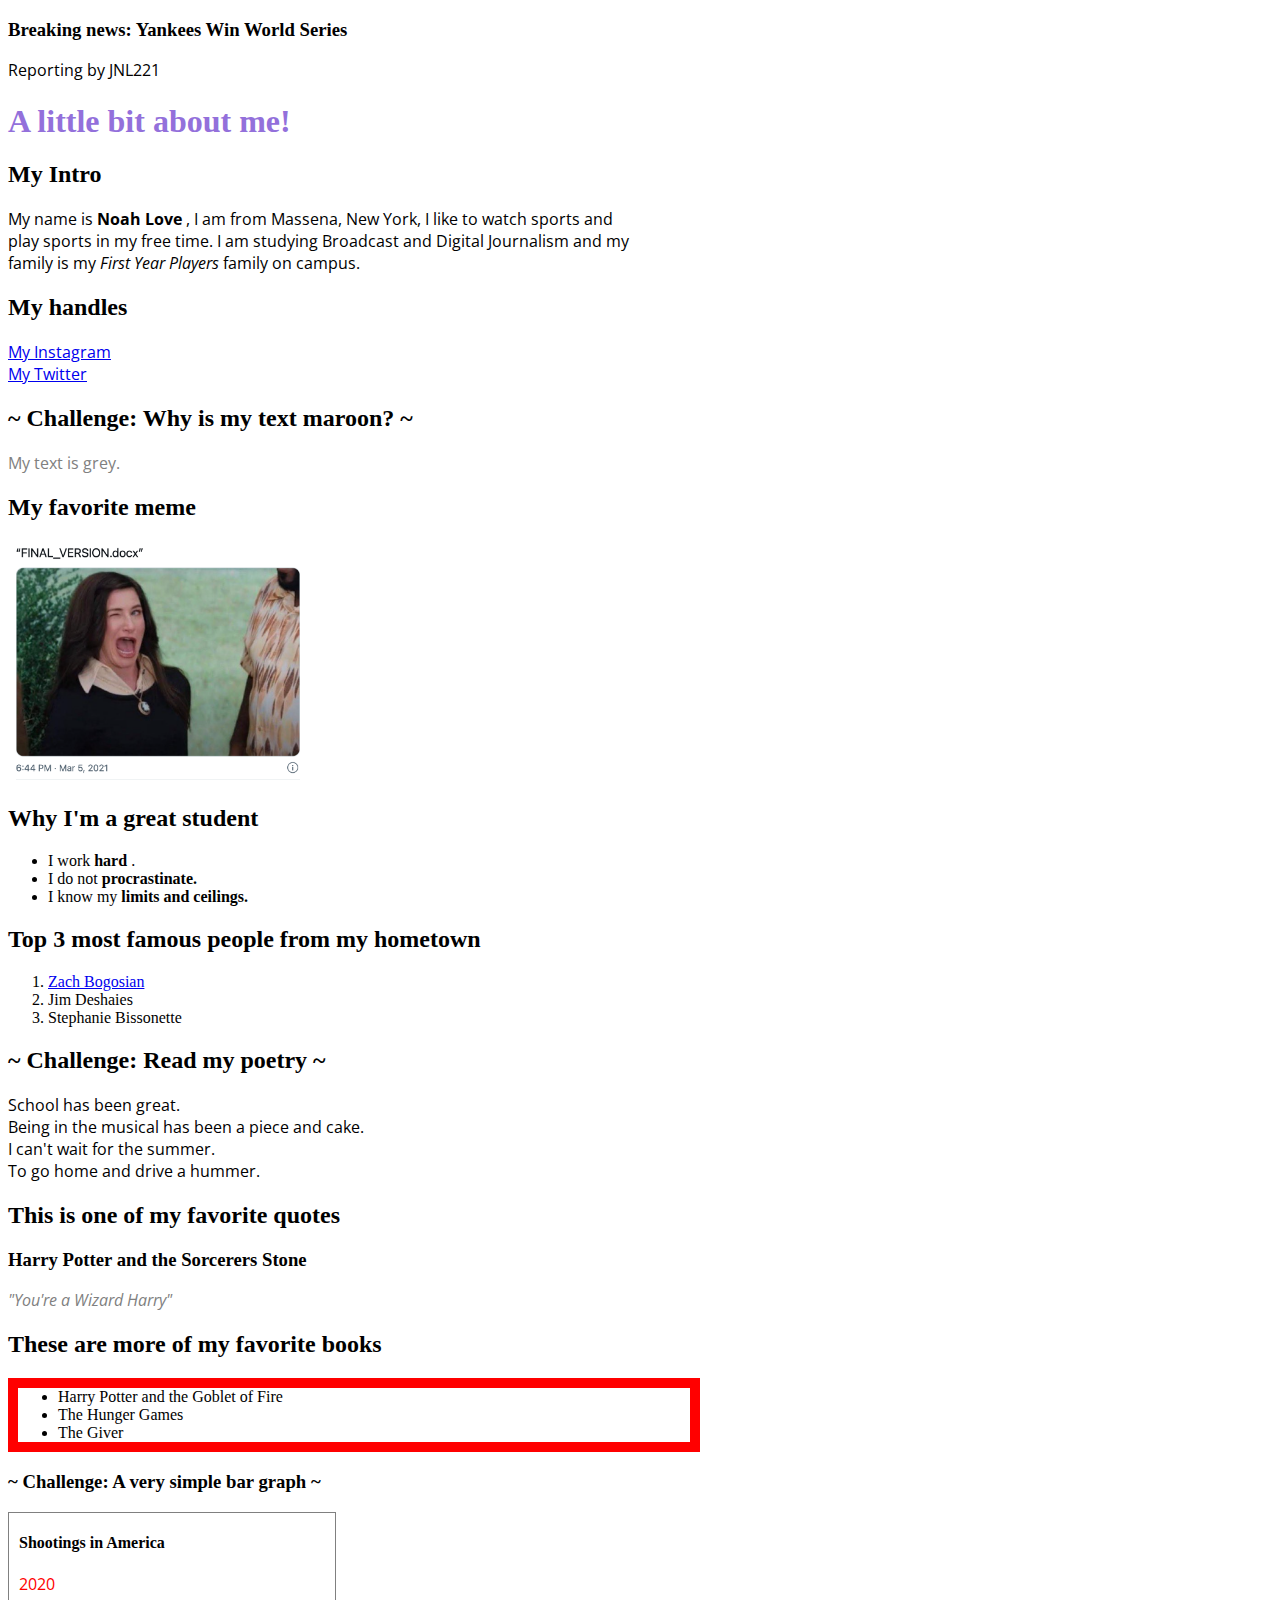
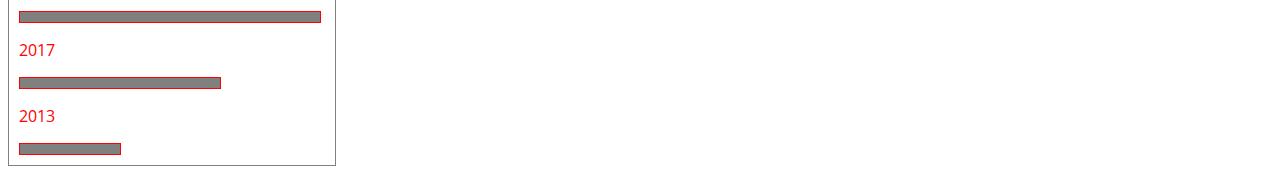
<file: basic.html>
<!-- Complete this worksheet in html and css. Instructions are as comments; you may use reference_sheet.html and the internet to jog your memory on html tags and css. -->

<!DOCTYPE html>
<html>
    <head>
        <meta charset="utf-8">
        <title>Basic HTML</title>
        <link href='https://fonts.googleapis.com/css?family=Open+Sans:300italic,400italic,600italic,400,300,600,700&subset=latin,latin-ext' rel='stylesheet' type='text/css'>
        
        <style>
        
        p {
            color: dark grey;
            font-size: 16px;
            font-family: 'Open Sans', serif;
            width: 50%;
        }
        h1 {
            color: mediumpurple;
        }
        #quote {
            color: grey;
            font-style: italic;
            border: solid lightskyblue 2px;
        }

        #bargraph {
            border: 1px solid gray;
            padding-left: 10px;
            padding-bottom: 10px;
            width: 25%;
        }
        .bar_label {
            color: red;
        }
        #longest {
            width: 300px;
            height: 10px;
            background: gray;
            border: 1px solid red;
        }
        #longer {
            width: 200px;
            height: 10px;
            background: gray;
            border: 1px solid red;
        }
        #long {
            width: 100px;
            height: 10px;
            background: gray;
            border: 1px solid red;

        }

        </style>
    </head>
    
    <body>
        <div class="alert">
            <h3> Breaking news: Yankees Win World Series</h3>
            <p id= "byline"> Reporting by JNL221</p>
        </div>

    <h1 style="color:mediumpurple ;">A little bit about me!</h1>
    
    <h2>My Intro</h2>
       <p> My name is <strong> Noah Love </strong>, I am from Massena, New York, I like to watch sports and play sports in my free time. I am studying Broadcast and Digital Journalism and my family is my <i> First Year Players</i> family on campus.</p>
    <!-- Include: a brief intro to yourself -- where you're from, what you like to do for fun, what you're studying, and who your community or family is. -->
    <!-- Tags to use: <p>, <strong>, <i> -->
    

    <h2>My handles</h2>
       <p> <a href= https://www.instagram.com/noahjlove/ target="_blank"> My Instagram</a> <br>
        <a href= https://twitter.com/NoahLove_18/ target="_blank"> My Twitter</a> </p>

    <!-- Include: at least two handles for your social media accounts -->
    <!-- Tags to use: <p>, <a> -->

    
    <h2> ~ Challenge: Why is my text maroon? ~</h2>
    <!-- Challenge! The text in your p tags is currently maroon. Figure out why and make it dark gray, using a hex code. (Hint: use google to find a hex code for a dark gray) When you're done, change the text in the <p> tag below to "My text is gray." -->

    <p style="color: grey;"> My text is grey.</p>


    <h2>My favorite meme</h2>
       <p> <img src="large_wink.png" width="300px"> </p>
    <!-- Include: "large_wink.png" as an image -->
    <!-- Tags to use: <img> -->
    <!-- Hint! Use 'reference_sheet.html', which you downloaded with this file, to remember how to include an image. -->

    
    <h2>Why I'm a great student</h2>
    <!-- Include: Use 'reference_sheet.html' to figure out how to add an unordered list here -->
       
        <ul>
            <li>I work <strong> hard </strong>.</li>
            <li>I do not <strong> procrastinate. </strong> </li>
            <li>I know my <strong> limits and ceilings.</strong> </li>
        </ul>

    <!-- Tags to use: <ul>, <li>, <strong> -->

    
    <h2>Top 3 most famous people from my hometown</h2>
    <!-- Include: an ordered list -->
    <ol>
        <li> <a href= https://www.nhl.com/player/zach-bogosian-8474567/ target= "_blank"> Zach Bogosian</a>  </li>
        <li>Jim Deshaies</li>
        <li>Stephanie Bissonette</li>
    </ol>

    <!-- Tags to use: <ol>, <li>, <a> -->


    <h2> ~ Challenge: Read my poetry ~</h2>
    <!-- Challenge! Use the internet to figure out what a <br> tag is. Write a short poem about your college experience so far. -->
    <!-- Tags to use: <p> tags for your lines of poetry, and at least two <br> tags -->
        <p> School has been great. <br> Being in the musical has been a piece and cake. <br> I can't wait for the summer. <br> To go home and drive a hummer. 
        </p>
        

    
    <h2>This is one of my favorite quotes</h2>
    <!-- Include: a quote from a book -- quote should be in italics and gray, title of source should be in an <h3> tag -->
    <!-- Tags to use: <h3>, <p> with an id named 'quote' that is styled in the <style> section -->
            <h3> Harry Potter and the Sorcerers Stone</h3>
                <p style="color: grey; font-style: italic;"> "You're a Wizard Harry" </p>
           
       




    <h2>These are more of my favorite books</h2>
    <!-- Include: an unordered list of at least three books, list items should have a border -->
    <!-- Tags to use: <ul>, <li> with classes named 'book' that is styled in the <style> section -->
        <ul style="border: 10px solid red; width: 50%;"> 
            <li> Harry Potter and the Goblet of Fire</li>
            <li> The Hunger Games</li>
            <li> The Giver</li>
        </ul>


    <h3>~ Challenge: A very simple bar graph ~</h3>
    <!-- Challenge! Add CSS styles to '#longer' and '#long' to make the bar graph look like it's ordered from longest to shortest. You may also change the h4 text and the p text to make this simple bar chart reflect real (or fake) data. -->

    <div id="bargraph">
        <h4>Shootings in America</h4>
        <p class="bar_label">2020</p>
        <div id="longest"></div>
        <p class="bar_label">2017</p>
        <div id="longer"></div>
        <p class="bar_label">2013</p>
        <div id="long"></div>
    </div>
     
    </body>
</html>
</file>
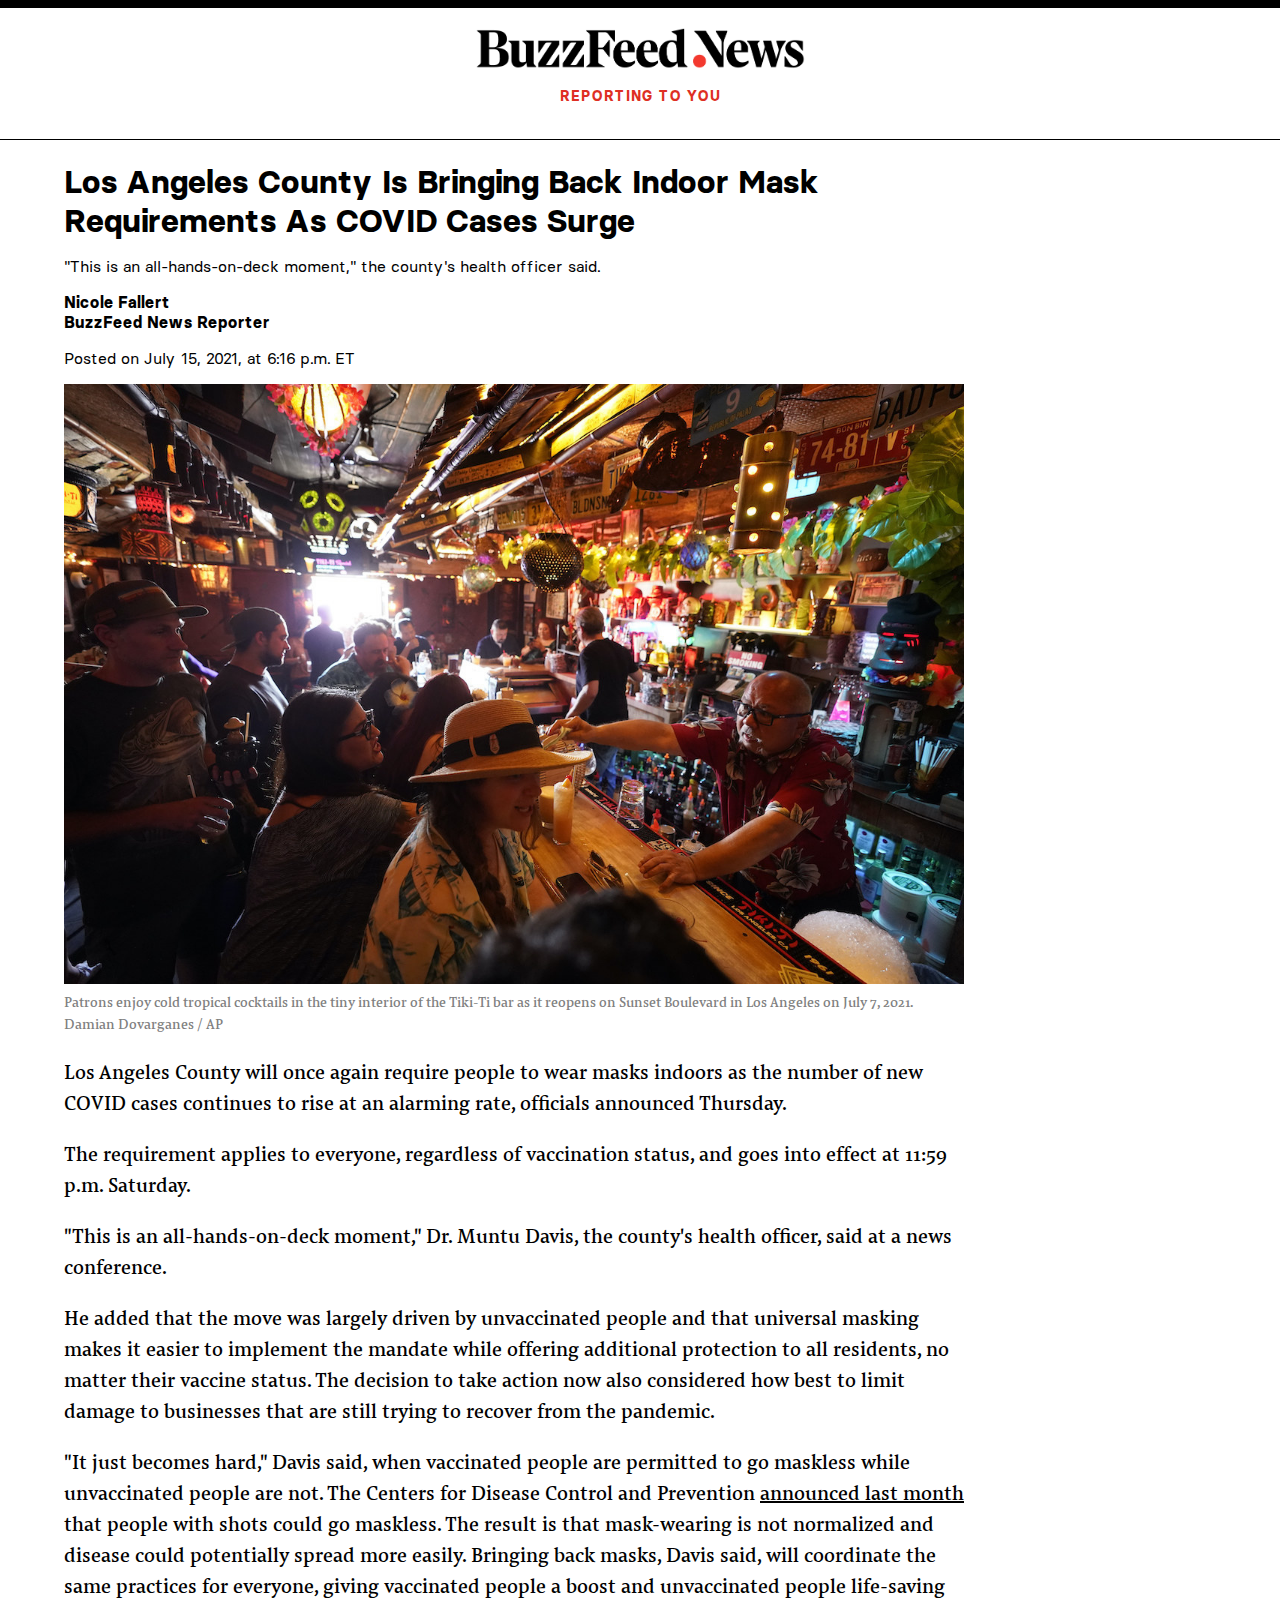
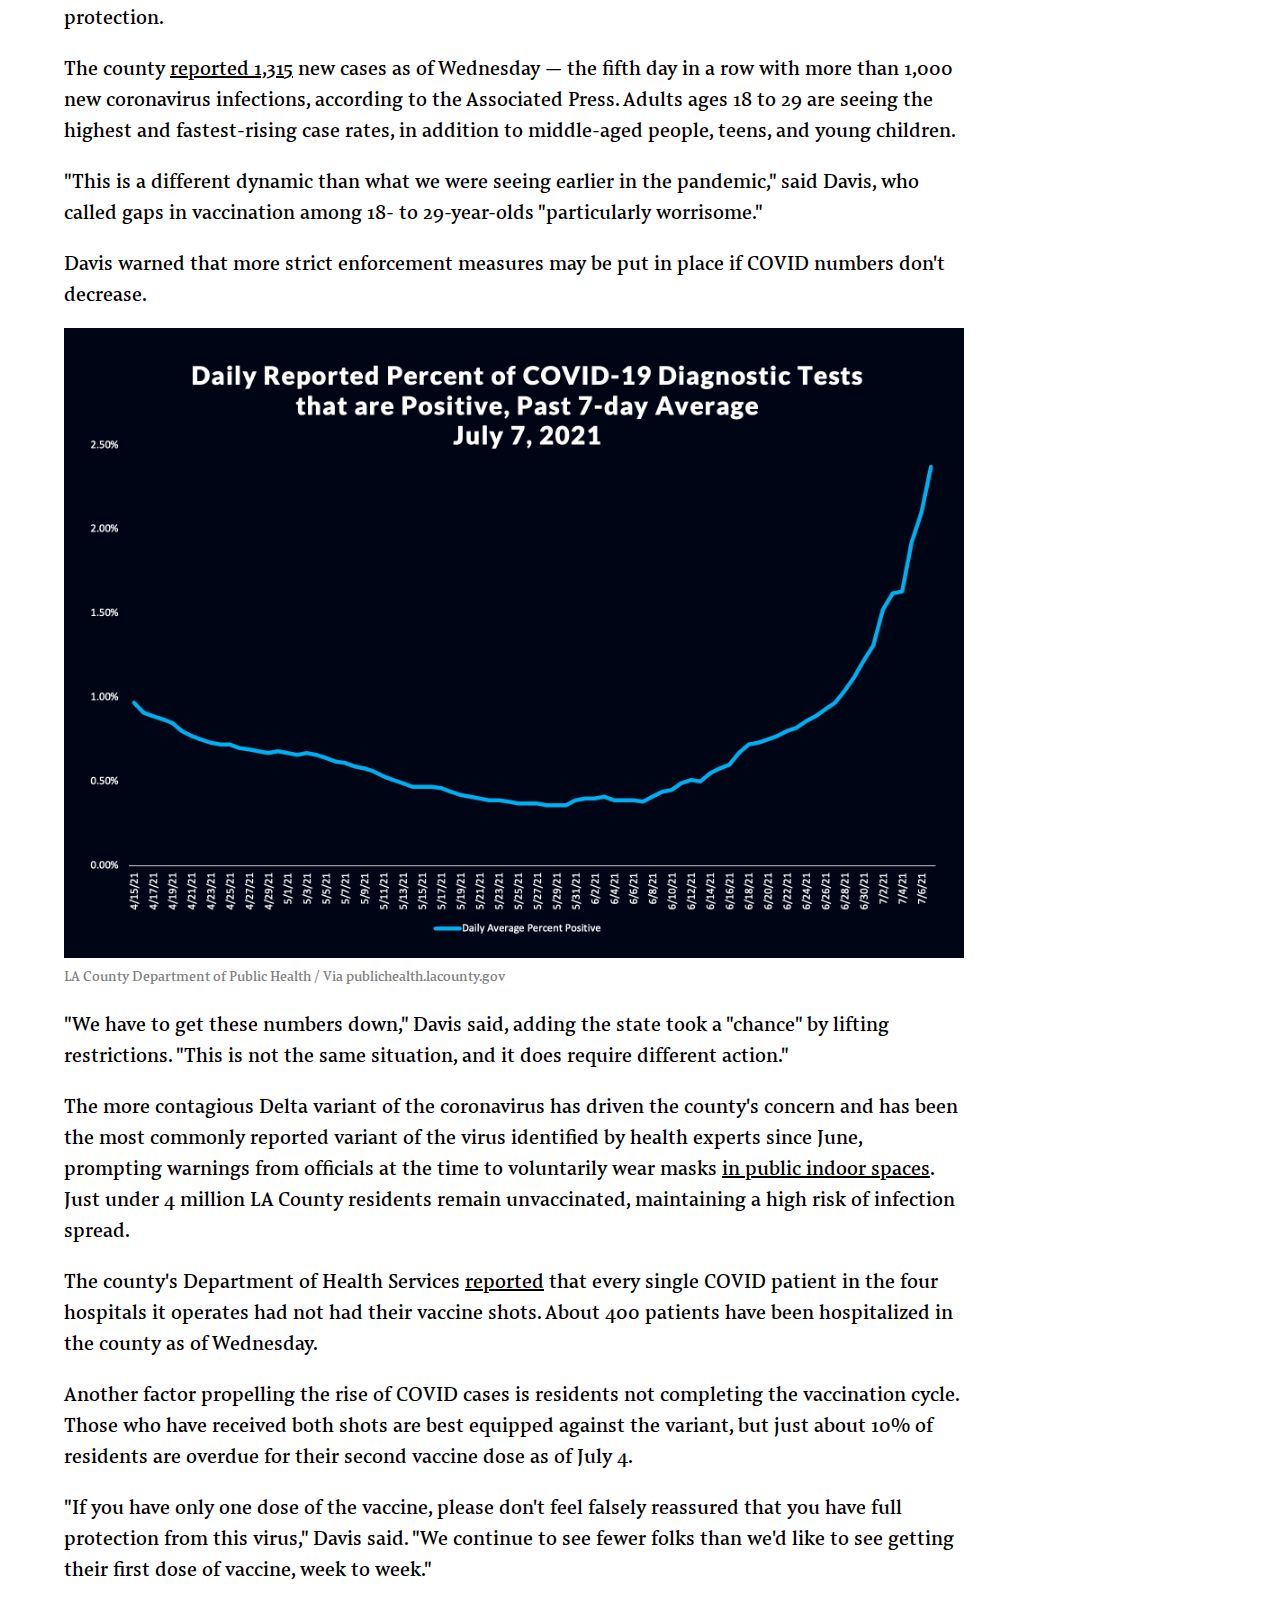
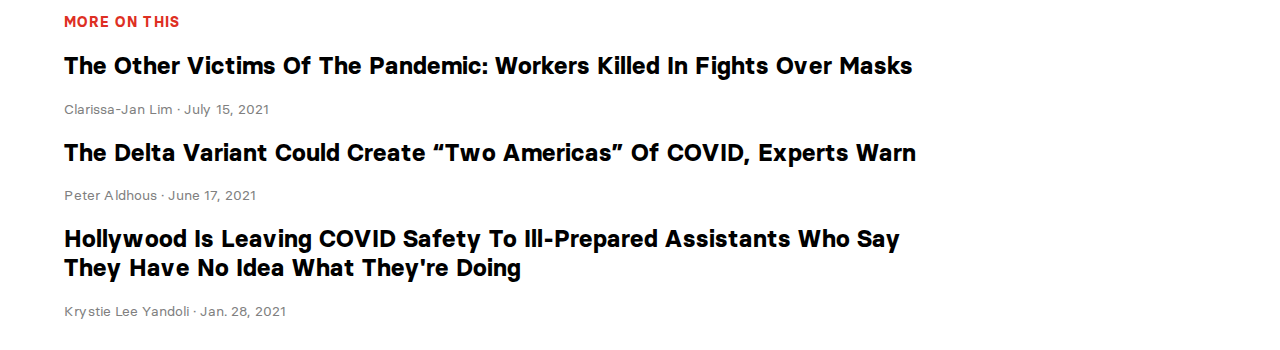
<file: css_assignment-main/article.html>
<!DOCTYPE html>
<html lang="en">
  <head>
    <meta charset="utf-8">
    <meta name="viewport" content="width=device-width, initial-scale=1">
    <link rel="stylesheet" href="css/fonts/fonts.css">
    <link rel="stylesheet" href="css/article.css">
    <title>JNL 221 - HTML/CSS Assignment #2</title>
    </head>
   <body>


    <div class="site_banner">
     <img id="logo" src="images/logo.png" alt="BuzzFeed News logo" width="330px">
      <h3>REPORTING TO YOU</h3>
    </div>

    <div class="article">
    <div class="story_header">
        <h1>Los Angeles County Is Bringing Back Indoor Mask Requirements As COVID Cases Surge</h1>
        <p>"This is an all-hands-on-deck moment," the county's health officer said.</p>
        <p class="byline">Nicole Fallert <br>BuzzFeed News Reporter</p>
        <p>Posted on July 15, 2021, at 6:16 p.m. ET</p>
      </div>

      <div class="story_copy">

        <img class="photo" src="images/img1.jpg" alt="">
        <p class="photo_caption">Patrons enjoy cold tropical cocktails in the tiny interior of the Tiki-Ti bar as it reopens on Sunset Boulevard in Los Angeles on July 7, 2021.<br>Damian Dovarganes / AP</p>

        <p>Los Angeles County will once again require people to wear masks indoors as the number of new COVID cases continues to rise at an alarming rate, officials announced Thursday.</p>
        <p>The requirement applies to everyone, regardless of vaccination status, and goes into effect at 11:59 p.m. Saturday.</p>
        <p>"This is an all-hands-on-deck moment," Dr. Muntu Davis, the county's health officer, said at a news conference.</p>
        <p>He added that the move was largely driven by unvaccinated people and that universal masking makes it easier to implement the mandate while offering additional protection to all residents, no matter their vaccine status. The decision to take action now also considered how best to limit damage to businesses that are still trying to recover from the pandemic.</p>
        <p>"It just becomes hard," Davis said, when vaccinated people are permitted to go maskless while unvaccinated people are not. The Centers for Disease Control and Prevention <a href="https://www.cdc.gov/coronavirus/2019-ncov/vaccines/fully-vaccinated.html" target="_blank">announced last month</a> that people with shots could go maskless. The result is that mask-wearing is not normalized and disease could potentially spread more easily. Bringing back masks, Davis said, will coordinate the same practices for everyone, giving vaccinated people a boost and unvaccinated people life-saving protection.<p>
        <p>The county <a href="http://publichealth.lacounty.gov/media/coronavirus/data/index.htm" target="_blank">reported 1,315</a> new cases as of Wednesday — the fifth day in a row with more than 1,000 new coronavirus infections, according to the Associated Press. Adults ages 18 to 29 are seeing the highest and fastest-rising case rates, in addition to middle-aged people, teens, and young children.</p>
        <p>"This is a different dynamic than what we were seeing earlier in the pandemic," said Davis, who called gaps in vaccination among 18- to 29-year-olds "particularly worrisome."</p>
        <p>Davis warned that more strict enforcement measures may be put in place if COVID numbers don't decrease.</p>

        <img class="photo" src="images/img2.png" alt="">
        <p class="photo_caption">LA County Department of Public Health / Via publichealth.lacounty.gov</p>

        <p>"We have to get these numbers down," Davis said, adding the state took a "chance" by lifting restrictions. "This is not the same situation, and it does require different action."</p>
        <p>The more contagious Delta variant of the coronavirus has driven the county's concern and has been the most commonly reported variant of the virus identified by health experts since June, prompting warnings from officials at the time to voluntarily wear masks <a href="https://www.latimes.com/california/story/2021-06-28/as-delta-variant-spreads-l-a-county-recommends-everyone-mask-indoors" target="_blank">in public indoor spaces</a>. Just under 4 million LA County residents remain unvaccinated, maintaining a high risk of infection spread.</p>
        <p>The county's Department of Health Services <a href="https://www.cnn.com/2021/07/14/health/los-angeles-county-covid-cases/index.html" target="_blank">reported</a> that every single COVID patient in the four hospitals it operates had not had their vaccine shots. About 400 patients have been hospitalized in the county as of Wednesday.</p>
        <p>Another factor propelling the rise of COVID cases is residents not completing the vaccination cycle. Those who have received both shots are best equipped against the variant, but just about 10% of residents are overdue for their second vaccine dose as of July 4.</p>
        <p>"If you have only one dose of the vaccine, please don't feel falsely reassured that you have full protection from this virus," Davis said. "We continue to see fewer folks than we'd like to see getting their first dose of vaccine, week to week."</p>

      </div>

      <div class="footer">

        <h3>MORE ON THIS</h3>
        <h2>The Other Victims Of The Pandemic: Workers Killed In Fights Over Masks</h2>
        <p class="footer_info">Clarissa-Jan Lim · July 15, 2021</p>
        <h2>The Delta Variant Could Create “Two Americas” Of COVID, Experts Warn</h2>
        <p class="footer_info">Peter Aldhous · June 17, 2021</p>
        <h2>Hollywood Is Leaving COVID Safety To Ill-Prepared Assistants Who Say They Have No Idea What They're Doing</h2>
        <p class="footer_info">Krystie Lee Yandoli · Jan. 28, 2021</p>

      </div>

    </div>

  </body>
</html>
</file>
<file: css_assignment-main/css/fonts/fonts.css>
html {
  -moz-osx-font-smoothing: grayscale;
  -webkit-font-smoothing: antialiased;
}

@font-face {
  font-family: 'Basier';
  src: url('BasierSquare-Regular.woff2') format('woff2');
}

@font-face {
  font-family: 'Basier';
  font-weight: bold;
  src: url('BasierSquare-Bold.woff2') format('woff2');
}

@font-face {
  font-family: 'Pensum';
  src: url('PensumPro-Book.woff2') format('woff2');
}
</file>
<file: css_assignment-main/css/article.css>
body {
  margin: 0px;
}

.site_banner {
  border-top: 8px solid black;
  border-bottom: 1px solid black;
  padding: 20px;
  text-align: center;
}
#logo {
  width: 330px;
  }

h3 {
  font-family: 'Basier', sans-serif;
  font-size: 14px;
  font-weight: bold;
  color: #de2f23;
  letter-spacing: 1px;
}

.article {
  max-width: 900px;
  margin-left: 5%;
  margin-right: 5%;
}

.story_header {
  font-family: "Basier", sans-serif;
  font-style: 20px;
}

h1 {
  font-style: 46px;
  margin-bottom: 0px;
}

.byline {
  font-weight: bold;
}

.story_copy {
  font-family: "Pensum", sans-serif;
  font-size: 20px;
}

.photo {
  width: 100%;
}

.photo_caption {
  color: gray;
  font-size: 14px;
  margin-top: 0px;
}

.footer {
  font-family: "Basier", sans-serif;
  margin-top: 30px;
  margin-bottom: 30px;
}

.footer_info {
  color: gray;
  font-size: 14px;
}

a:link { 
  color: black;
  background-color: transparent;
  text-decoration: underline;
}

a:hover {
  color: red;
  background-color: transparent;
  text-decoration: underline;
}
</file>
